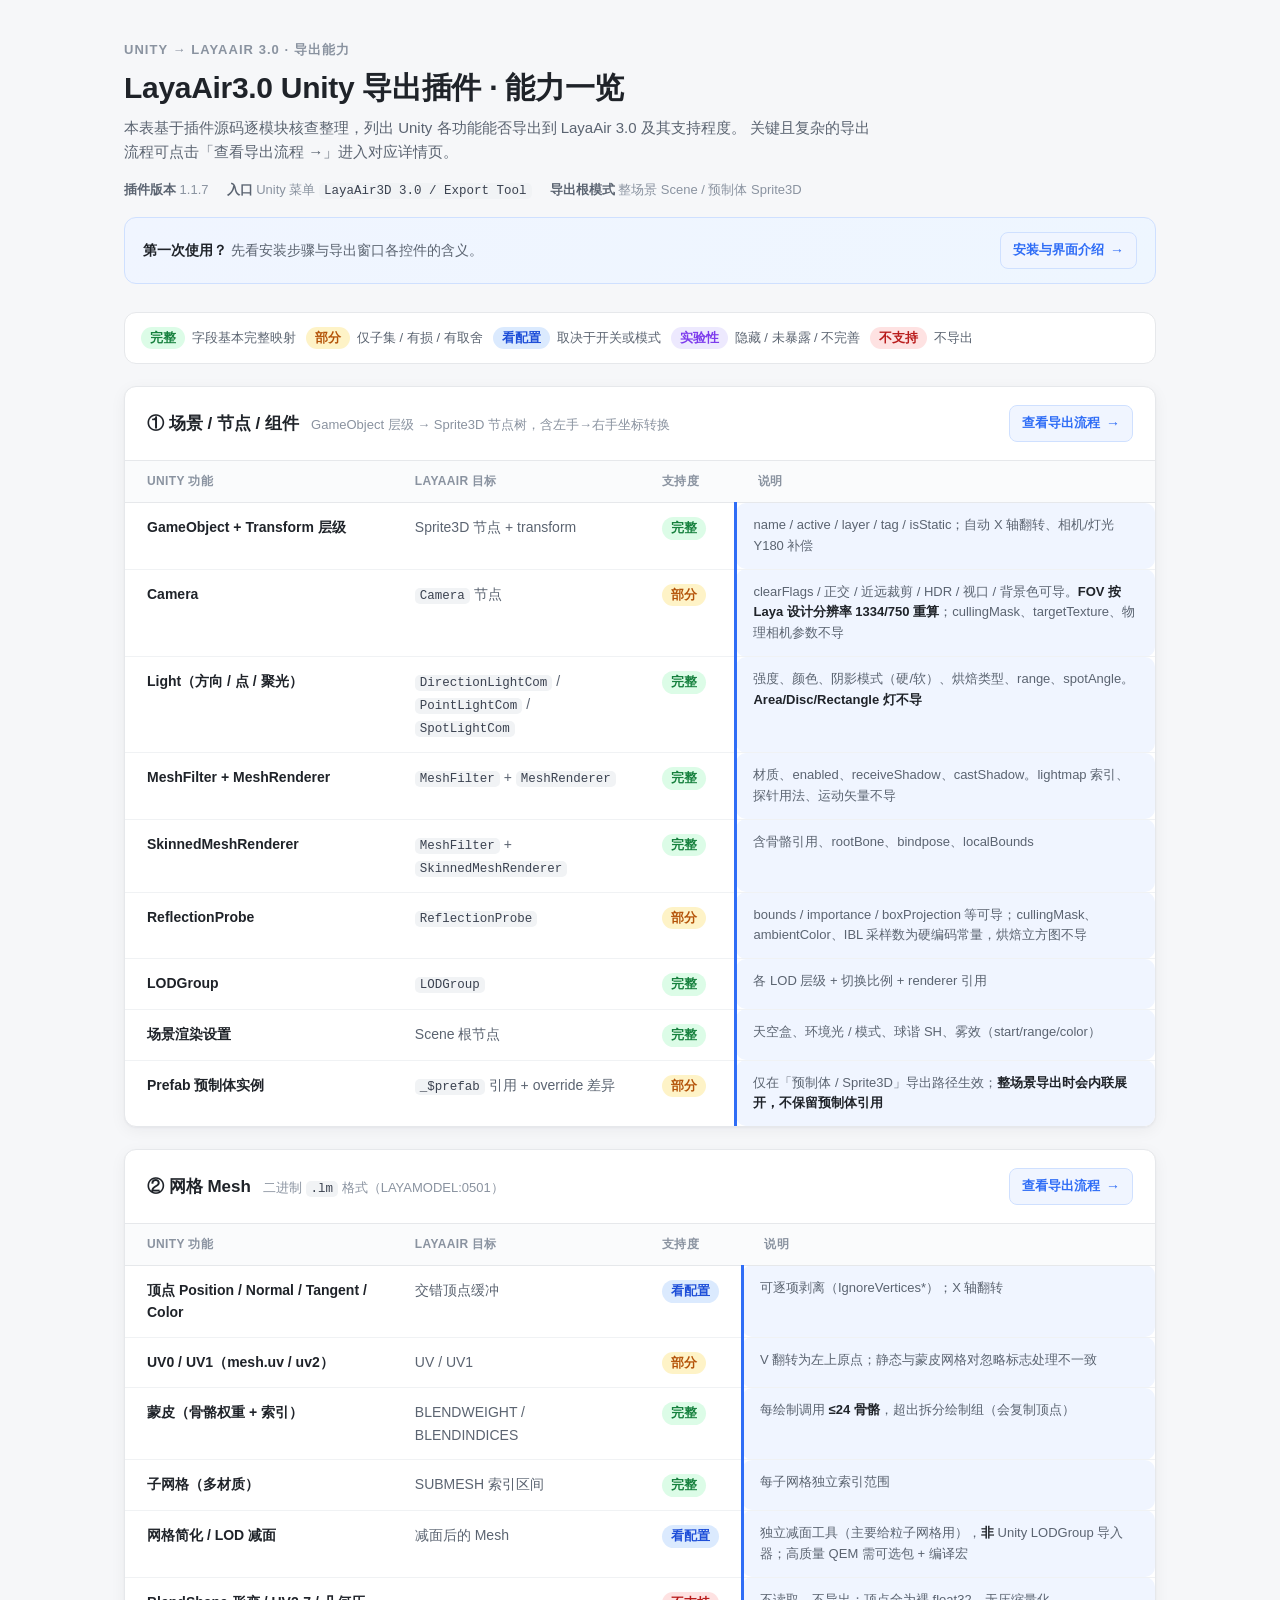
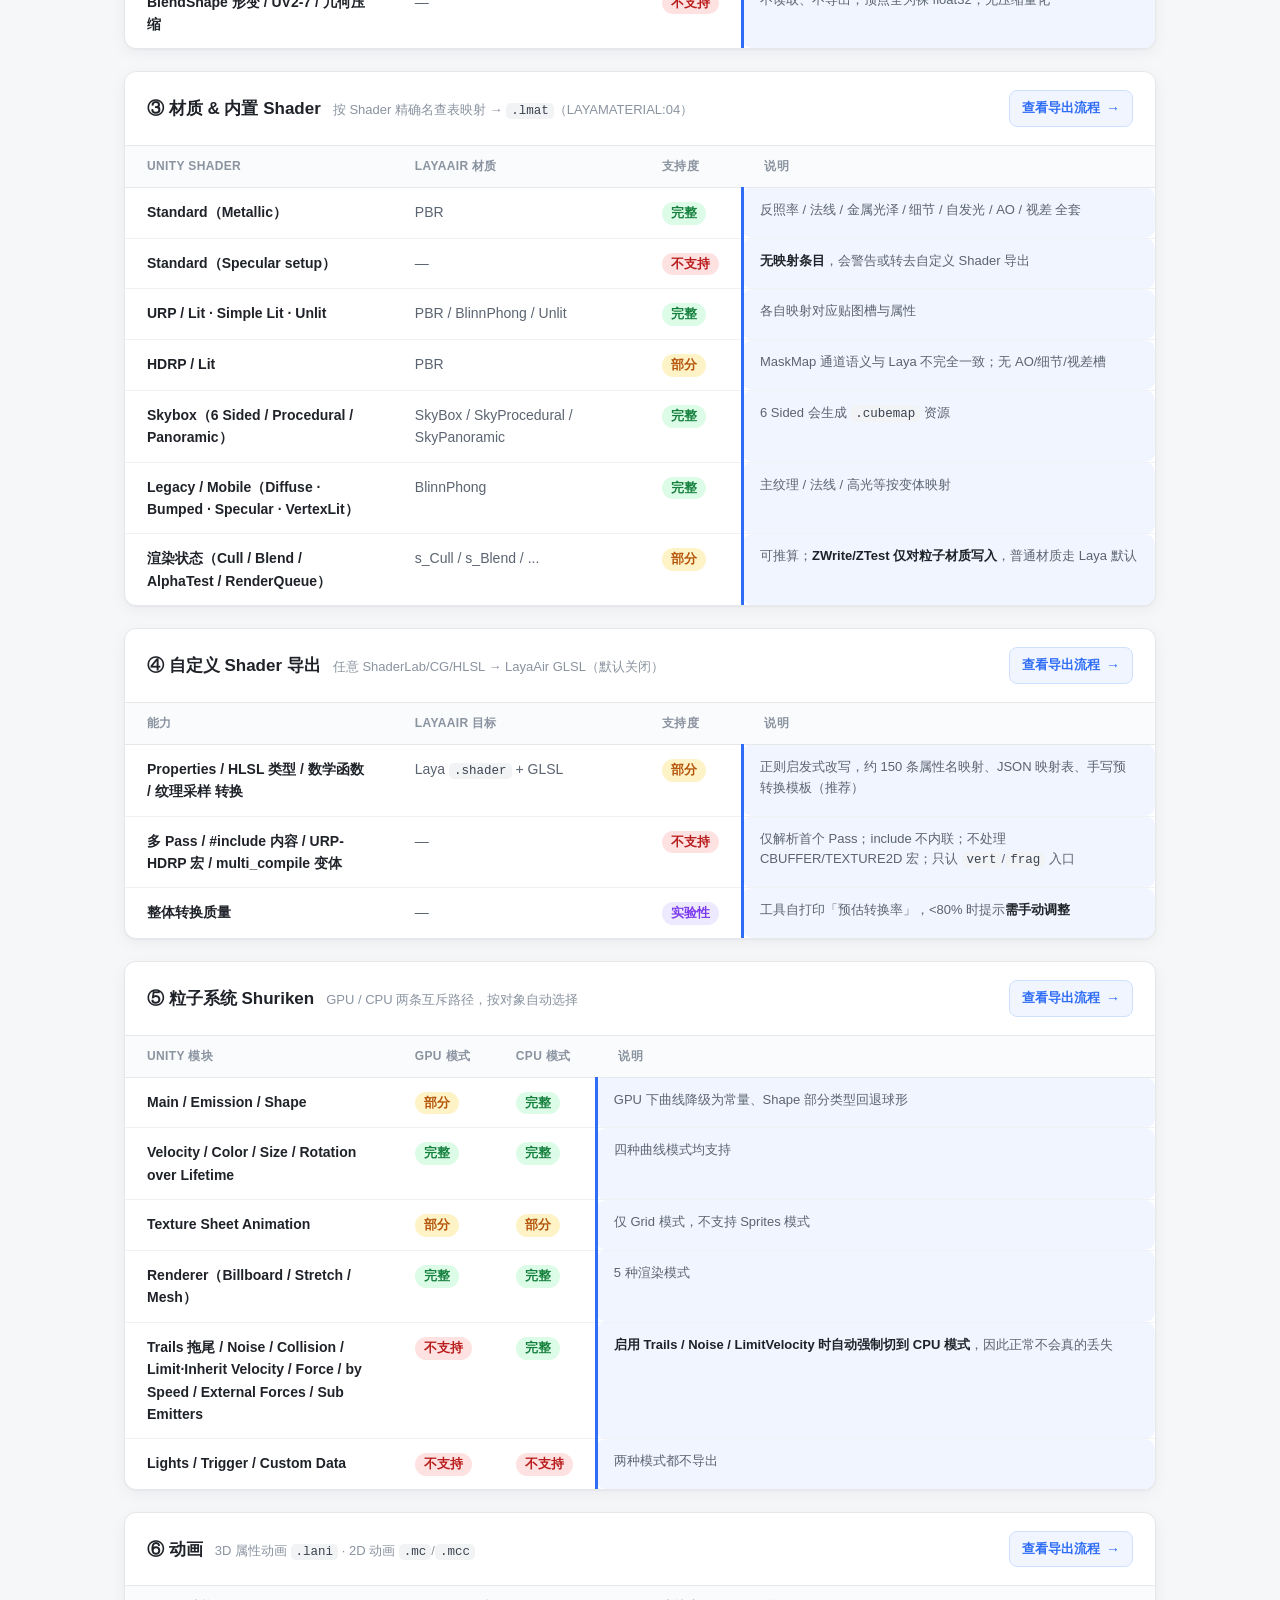
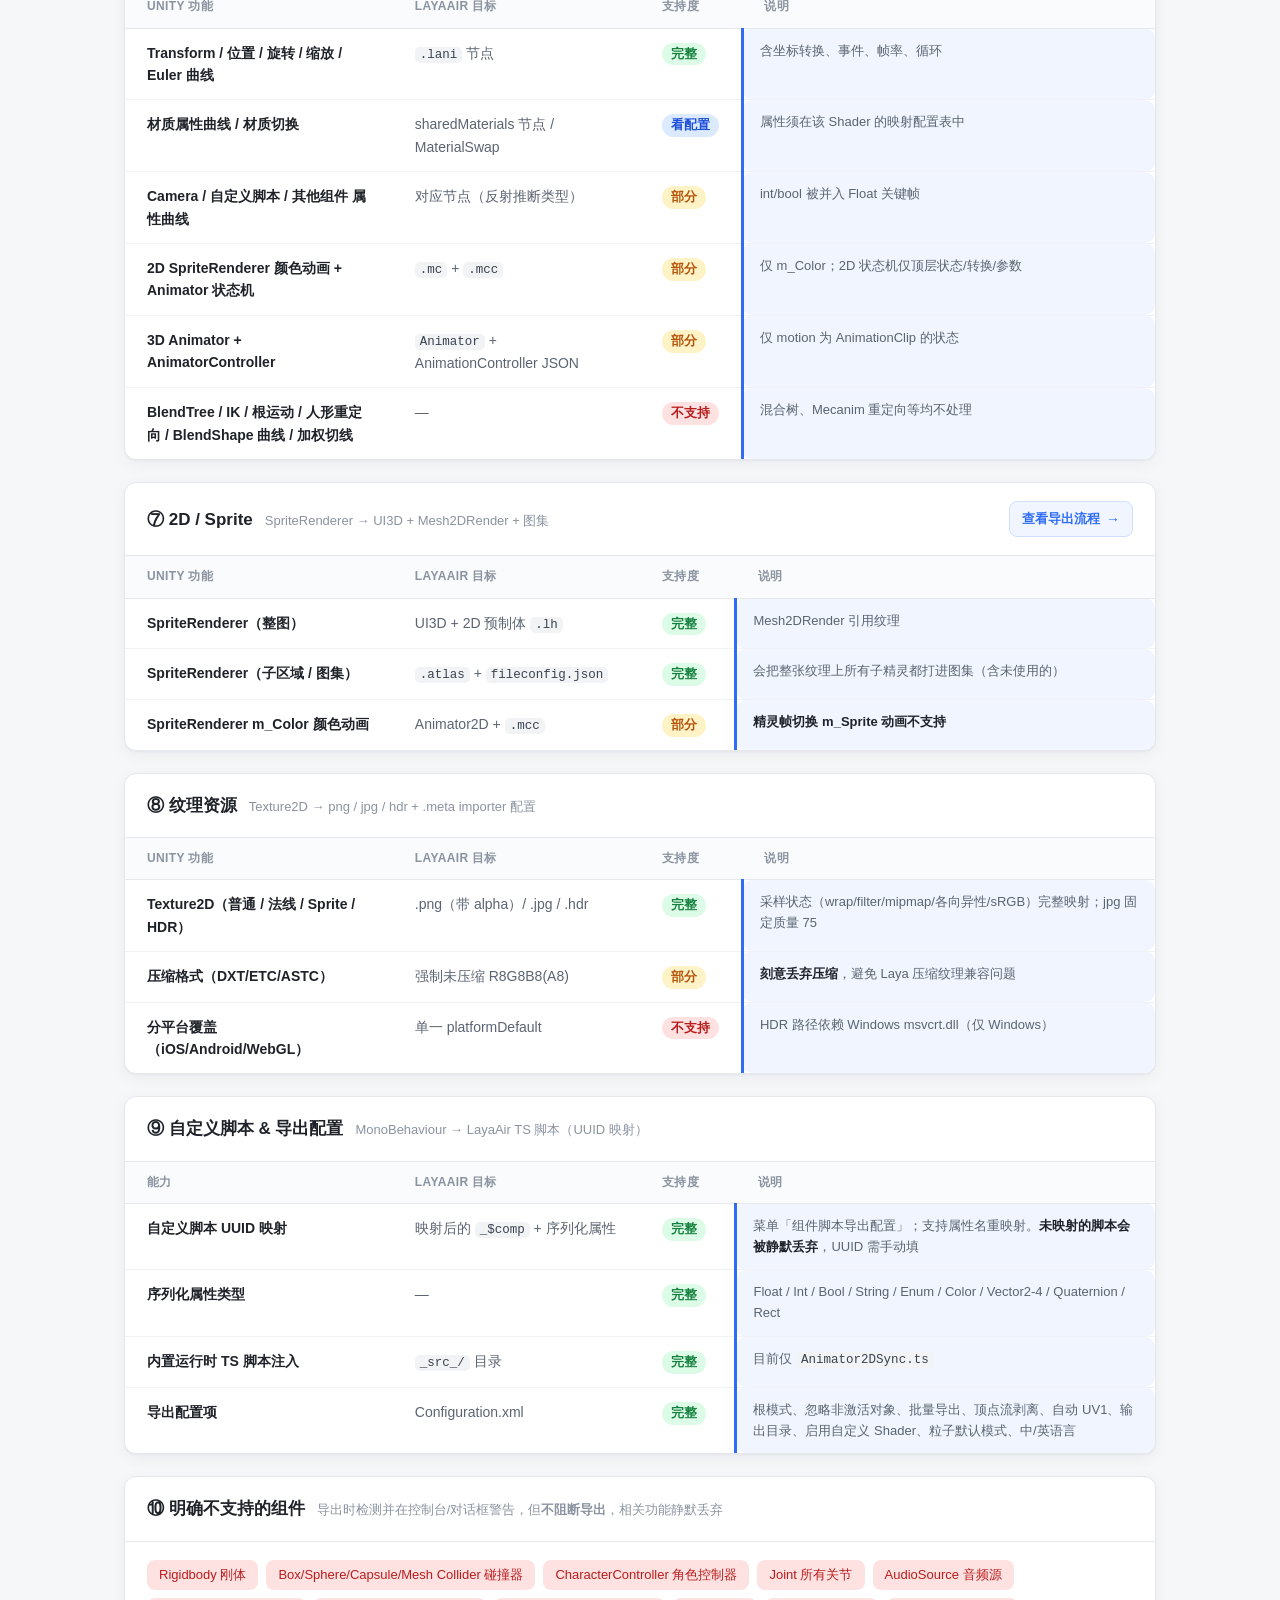
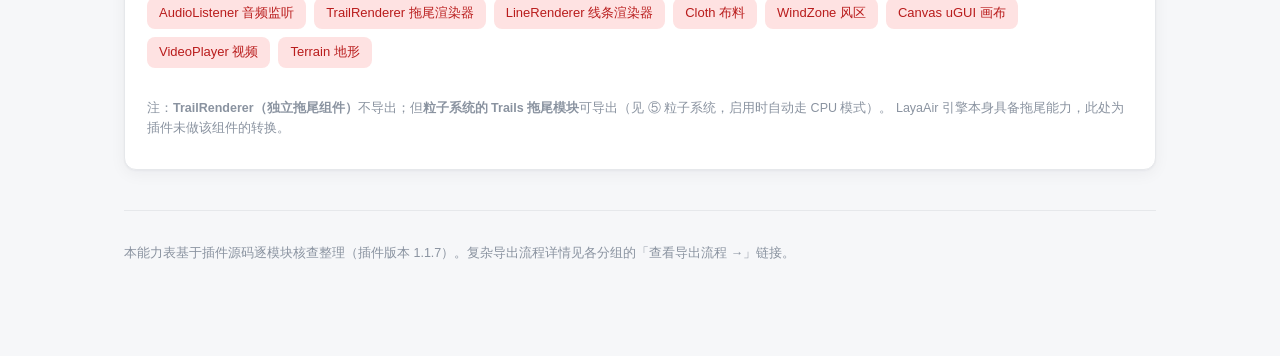
<file: docs/index.html>
<!DOCTYPE html>
<html lang="zh-CN">
<head>
<meta charset="UTF-8">
<meta name="viewport" content="width=device-width, initial-scale=1.0">
<title>LayaAir3.0 Unity 导出插件 · 能力一览</title>
<link rel="stylesheet" href="style.css">
</head>
<body>
<div class="wrap">

  <header class="page">
    <p class="eyebrow">Unity → LayaAir 3.0 · 导出能力</p>
    <h1>LayaAir3.0 Unity 导出插件 · 能力一览</h1>
    <p class="subtitle">
      本表基于插件源码逐模块核查整理，列出 Unity 各功能能否导出到 LayaAir 3.0 及其支持程度。
      关键且复杂的导出流程可点击「查看导出流程 →」进入对应详情页。
    </p>
    <div class="meta-row">
      <span><b>插件版本</b> 1.1.7</span>
      <span><b>入口</b> Unity 菜单 <code>LayaAir3D 3.0 / Export Tool</code></span>
      <span><b>导出根模式</b> 整场景 Scene / 预制体 Sprite3D</span>
    </div>
    <div class="quickstart">
      <span class="qs-text"><b>第一次使用？</b> 先看安装步骤与导出窗口各控件的含义。</span>
      <a class="flow-link" href="install.html">安装与界面介绍 <span class="arrow">→</span></a>
    </div>
  </header>

  <!-- 图例 -->
  <div class="legend">
    <span class="item"><span class="badge full">完整</span> 字段基本完整映射</span>
    <span class="item"><span class="badge part">部分</span> 仅子集 / 有损 / 有取舍</span>
    <span class="item"><span class="badge conf">看配置</span> 取决于开关或模式</span>
    <span class="item"><span class="badge exp">实验性</span> 隐藏 / 未暴露 / 不完善</span>
    <span class="item"><span class="badge no">不支持</span> 不导出</span>
  </div>

  <!-- 1. 场景 / 节点 / 组件 -->
  <section class="group">
    <div class="group-head">
      <div class="gh-left">
        <h2>① 场景 / 节点 / 组件</h2>
        <span class="gh-desc">GameObject 层级 → Sprite3D 节点树，含左手→右手坐标转换</span>
      </div>
      <a class="flow-link" href="flows/overview.html">查看导出流程 <span class="arrow">→</span></a>
    </div>
    <table>
      <thead><tr><th>Unity 功能</th><th>LayaAir 目标</th><th>支持度</th><th>说明</th></tr></thead>
      <tbody>
        <tr>
          <td class="feat">GameObject + Transform 层级</td>
          <td class="target">Sprite3D 节点 + transform</td>
          <td class="sup"><span class="badge full">完整</span></td>
          <td class="note">name / active / layer / tag / isStatic；自动 X 轴翻转、相机/灯光 Y180 补偿</td>
        </tr>
        <tr>
          <td class="feat">Camera</td>
          <td class="target"><code>Camera</code> 节点</td>
          <td class="sup"><span class="badge part">部分</span></td>
          <td class="note">clearFlags / 正交 / 近远裁剪 / HDR / 视口 / 背景色可导。<b>FOV 按 Laya 设计分辨率 1334/750 重算</b>；cullingMask、targetTexture、物理相机参数不导</td>
        </tr>
        <tr>
          <td class="feat">Light（方向 / 点 / 聚光）</td>
          <td class="target"><code>DirectionLightCom</code> / <code>PointLightCom</code> / <code>SpotLightCom</code></td>
          <td class="sup"><span class="badge full">完整</span></td>
          <td class="note">强度、颜色、阴影模式（硬/软）、烘焙类型、range、spotAngle。<b>Area/Disc/Rectangle 灯不导</b></td>
        </tr>
        <tr>
          <td class="feat">MeshFilter + MeshRenderer</td>
          <td class="target"><code>MeshFilter</code> + <code>MeshRenderer</code></td>
          <td class="sup"><span class="badge full">完整</span></td>
          <td class="note">材质、enabled、receiveShadow、castShadow。lightmap 索引、探针用法、运动矢量不导</td>
        </tr>
        <tr>
          <td class="feat">SkinnedMeshRenderer</td>
          <td class="target"><code>MeshFilter</code> + <code>SkinnedMeshRenderer</code></td>
          <td class="sup"><span class="badge full">完整</span></td>
          <td class="note">含骨骼引用、rootBone、bindpose、localBounds</td>
        </tr>
        <tr>
          <td class="feat">ReflectionProbe</td>
          <td class="target"><code>ReflectionProbe</code></td>
          <td class="sup"><span class="badge part">部分</span></td>
          <td class="note">bounds / importance / boxProjection 等可导；cullingMask、ambientColor、IBL 采样数为硬编码常量，烘焙立方图不导</td>
        </tr>
        <tr>
          <td class="feat">LODGroup</td>
          <td class="target"><code>LODGroup</code></td>
          <td class="sup"><span class="badge full">完整</span></td>
          <td class="note">各 LOD 层级 + 切换比例 + renderer 引用</td>
        </tr>
        <tr>
          <td class="feat">场景渲染设置</td>
          <td class="target">Scene 根节点</td>
          <td class="sup"><span class="badge full">完整</span></td>
          <td class="note">天空盒、环境光 / 模式、球谐 SH、雾效（start/range/color）</td>
        </tr>
        <tr>
          <td class="feat">Prefab 预制体实例</td>
          <td class="target"><code>_$prefab</code> 引用 + override 差异</td>
          <td class="sup"><span class="badge part">部分</span></td>
          <td class="note">仅在「预制体 / Sprite3D」导出路径生效；<b>整场景导出时会内联展开，不保留预制体引用</b></td>
        </tr>
      </tbody>
    </table>
  </section>

  <!-- 2. 网格 -->
  <section class="group">
    <div class="group-head">
      <div class="gh-left">
        <h2>② 网格 Mesh</h2>
        <span class="gh-desc">二进制 <code>.lm</code> 格式（LAYAMODEL:0501）</span>
      </div>
      <a class="flow-link" href="flows/mesh.html">查看导出流程 <span class="arrow">→</span></a>
    </div>
    <table>
      <thead><tr><th>Unity 功能</th><th>LayaAir 目标</th><th>支持度</th><th>说明</th></tr></thead>
      <tbody>
        <tr>
          <td class="feat">顶点 Position / Normal / Tangent / Color</td>
          <td class="target">交错顶点缓冲</td>
          <td class="sup"><span class="badge conf">看配置</span></td>
          <td class="note">可逐项剥离（IgnoreVertices*）；X 轴翻转</td>
        </tr>
        <tr>
          <td class="feat">UV0 / UV1（mesh.uv / uv2）</td>
          <td class="target">UV / UV1</td>
          <td class="sup"><span class="badge part">部分</span></td>
          <td class="note">V 翻转为左上原点；静态与蒙皮网格对忽略标志处理不一致</td>
        </tr>
        <tr>
          <td class="feat">蒙皮（骨骼权重 + 索引）</td>
          <td class="target">BLENDWEIGHT / BLENDINDICES</td>
          <td class="sup"><span class="badge full">完整</span></td>
          <td class="note">每绘制调用 <b>≤24 骨骼</b>，超出拆分绘制组（会复制顶点）</td>
        </tr>
        <tr>
          <td class="feat">子网格（多材质）</td>
          <td class="target">SUBMESH 索引区间</td>
          <td class="sup"><span class="badge full">完整</span></td>
          <td class="note">每子网格独立索引范围</td>
        </tr>
        <tr>
          <td class="feat">网格简化 / LOD 减面</td>
          <td class="target">减面后的 Mesh</td>
          <td class="sup"><span class="badge conf">看配置</span></td>
          <td class="note">独立减面工具（主要给粒子网格用），<b>非</b> Unity LODGroup 导入器；高质量 QEM 需可选包 + 编译宏</td>
        </tr>
        <tr>
          <td class="feat">BlendShape 形变 / UV2-7 / 几何压缩</td>
          <td class="target">—</td>
          <td class="sup"><span class="badge no">不支持</span></td>
          <td class="note">不读取、不导出；顶点全为裸 float32，无压缩量化</td>
        </tr>
      </tbody>
    </table>
  </section>

  <!-- 3. 材质 & 内置 Shader -->
  <section class="group">
    <div class="group-head">
      <div class="gh-left">
        <h2>③ 材质 &amp; 内置 Shader</h2>
        <span class="gh-desc">按 Shader 精确名查表映射 → <code>.lmat</code>（LAYAMATERIAL:04）</span>
      </div>
      <a class="flow-link" href="flows/material-shader.html">查看导出流程 <span class="arrow">→</span></a>
    </div>
    <table>
      <thead><tr><th>Unity Shader</th><th>LayaAir 材质</th><th>支持度</th><th>说明</th></tr></thead>
      <tbody>
        <tr>
          <td class="feat">Standard（Metallic）</td>
          <td class="target">PBR</td>
          <td class="sup"><span class="badge full">完整</span></td>
          <td class="note">反照率 / 法线 / 金属光泽 / 细节 / 自发光 / AO / 视差 全套</td>
        </tr>
        <tr>
          <td class="feat">Standard（Specular setup）</td>
          <td class="target">—</td>
          <td class="sup"><span class="badge no">不支持</span></td>
          <td class="note"><b>无映射条目</b>，会警告或转去自定义 Shader 导出</td>
        </tr>
        <tr>
          <td class="feat">URP / Lit · Simple Lit · Unlit</td>
          <td class="target">PBR / BlinnPhong / Unlit</td>
          <td class="sup"><span class="badge full">完整</span></td>
          <td class="note">各自映射对应贴图槽与属性</td>
        </tr>
        <tr>
          <td class="feat">HDRP / Lit</td>
          <td class="target">PBR</td>
          <td class="sup"><span class="badge part">部分</span></td>
          <td class="note">MaskMap 通道语义与 Laya 不完全一致；无 AO/细节/视差槽</td>
        </tr>
        <tr>
          <td class="feat">Skybox（6 Sided / Procedural / Panoramic）</td>
          <td class="target">SkyBox / SkyProcedural / SkyPanoramic</td>
          <td class="sup"><span class="badge full">完整</span></td>
          <td class="note">6 Sided 会生成 <code>.cubemap</code> 资源</td>
        </tr>
        <tr>
          <td class="feat">Legacy / Mobile（Diffuse · Bumped · Specular · VertexLit）</td>
          <td class="target">BlinnPhong</td>
          <td class="sup"><span class="badge full">完整</span></td>
          <td class="note">主纹理 / 法线 / 高光等按变体映射</td>
        </tr>
        <tr>
          <td class="feat">渲染状态（Cull / Blend / AlphaTest / RenderQueue）</td>
          <td class="target">s_Cull / s_Blend / ...</td>
          <td class="sup"><span class="badge part">部分</span></td>
          <td class="note">可推算；<b>ZWrite/ZTest 仅对粒子材质写入</b>，普通材质走 Laya 默认</td>
        </tr>
      </tbody>
    </table>
  </section>

  <!-- 4. 自定义 Shader -->
  <section class="group">
    <div class="group-head">
      <div class="gh-left">
        <h2>④ 自定义 Shader 导出</h2>
        <span class="gh-desc">任意 ShaderLab/CG/HLSL → LayaAir GLSL（默认关闭）</span>
      </div>
      <a class="flow-link" href="flows/custom-shader.html">查看导出流程 <span class="arrow">→</span></a>
    </div>
    <table>
      <thead><tr><th>能力</th><th>LayaAir 目标</th><th>支持度</th><th>说明</th></tr></thead>
      <tbody>
        <tr>
          <td class="feat">Properties / HLSL 类型 / 数学函数 / 纹理采样 转换</td>
          <td class="target">Laya <code>.shader</code> + GLSL</td>
          <td class="sup"><span class="badge part">部分</span></td>
          <td class="note">正则启发式改写，约 150 条属性名映射、JSON 映射表、手写预转换模板（推荐）</td>
        </tr>
        <tr>
          <td class="feat">多 Pass / #include 内容 / URP-HDRP 宏 / multi_compile 变体</td>
          <td class="target">—</td>
          <td class="sup"><span class="badge no">不支持</span></td>
          <td class="note">仅解析首个 Pass；include 不内联；不处理 CBUFFER/TEXTURE2D 宏；只认 <code>vert</code>/<code>frag</code> 入口</td>
        </tr>
        <tr>
          <td class="feat">整体转换质量</td>
          <td class="target">—</td>
          <td class="sup"><span class="badge exp">实验性</span></td>
          <td class="note">工具自打印「预估转换率」，&lt;80% 时提示<b>需手动调整</b></td>
        </tr>
      </tbody>
    </table>
  </section>

  <!-- 5. 粒子系统 -->
  <section class="group">
    <div class="group-head">
      <div class="gh-left">
        <h2>⑤ 粒子系统 Shuriken</h2>
        <span class="gh-desc">GPU / CPU 两条互斥路径，按对象自动选择</span>
      </div>
      <a class="flow-link" href="flows/particle.html">查看导出流程 <span class="arrow">→</span></a>
    </div>
    <table>
      <thead><tr><th>Unity 模块</th><th>GPU 模式</th><th>CPU 模式</th><th>说明</th></tr></thead>
      <tbody>
        <tr>
          <td class="feat">Main / Emission / Shape</td>
          <td class="sup"><span class="badge part">部分</span></td>
          <td class="sup"><span class="badge full">完整</span></td>
          <td class="note">GPU 下曲线降级为常量、Shape 部分类型回退球形</td>
        </tr>
        <tr>
          <td class="feat">Velocity / Color / Size / Rotation over Lifetime</td>
          <td class="sup"><span class="badge full">完整</span></td>
          <td class="sup"><span class="badge full">完整</span></td>
          <td class="note">四种曲线模式均支持</td>
        </tr>
        <tr>
          <td class="feat">Texture Sheet Animation</td>
          <td class="sup"><span class="badge part">部分</span></td>
          <td class="sup"><span class="badge part">部分</span></td>
          <td class="note">仅 Grid 模式，不支持 Sprites 模式</td>
        </tr>
        <tr>
          <td class="feat">Renderer（Billboard / Stretch / Mesh）</td>
          <td class="sup"><span class="badge full">完整</span></td>
          <td class="sup"><span class="badge full">完整</span></td>
          <td class="note">5 种渲染模式</td>
        </tr>
        <tr>
          <td class="feat">Trails 拖尾 / Noise / Collision / Limit·Inherit Velocity / Force / by Speed / External Forces / Sub Emitters</td>
          <td class="sup"><span class="badge no">不支持</span></td>
          <td class="sup"><span class="badge full">完整</span></td>
          <td class="note"><b>启用 Trails / Noise / LimitVelocity 时自动强制切到 CPU 模式</b>，因此正常不会真的丢失</td>
        </tr>
        <tr>
          <td class="feat">Lights / Trigger / Custom Data</td>
          <td class="sup"><span class="badge no">不支持</span></td>
          <td class="sup"><span class="badge no">不支持</span></td>
          <td class="note">两种模式都不导出</td>
        </tr>
      </tbody>
    </table>
  </section>

  <!-- 6. 动画 -->
  <section class="group">
    <div class="group-head">
      <div class="gh-left">
        <h2>⑥ 动画</h2>
        <span class="gh-desc">3D 属性动画 <code>.lani</code> · 2D 动画 <code>.mc</code>/<code>.mcc</code></span>
      </div>
      <a class="flow-link" href="flows/animation.html">查看导出流程 <span class="arrow">→</span></a>
    </div>
    <table>
      <thead><tr><th>Unity 功能</th><th>LayaAir 目标</th><th>支持度</th><th>说明</th></tr></thead>
      <tbody>
        <tr>
          <td class="feat">Transform / 位置 / 旋转 / 缩放 / Euler 曲线</td>
          <td class="target"><code>.lani</code> 节点</td>
          <td class="sup"><span class="badge full">完整</span></td>
          <td class="note">含坐标转换、事件、帧率、循环</td>
        </tr>
        <tr>
          <td class="feat">材质属性曲线 / 材质切换</td>
          <td class="target">sharedMaterials 节点 / MaterialSwap</td>
          <td class="sup"><span class="badge conf">看配置</span></td>
          <td class="note">属性须在该 Shader 的映射配置表中</td>
        </tr>
        <tr>
          <td class="feat">Camera / 自定义脚本 / 其他组件 属性曲线</td>
          <td class="target">对应节点（反射推断类型）</td>
          <td class="sup"><span class="badge part">部分</span></td>
          <td class="note">int/bool 被并入 Float 关键帧</td>
        </tr>
        <tr>
          <td class="feat">2D SpriteRenderer 颜色动画 + Animator 状态机</td>
          <td class="target"><code>.mc</code> + <code>.mcc</code></td>
          <td class="sup"><span class="badge part">部分</span></td>
          <td class="note">仅 m_Color；2D 状态机仅顶层状态/转换/参数</td>
        </tr>
        <tr>
          <td class="feat">3D Animator + AnimatorController</td>
          <td class="target"><code>Animator</code> + AnimationController JSON</td>
          <td class="sup"><span class="badge part">部分</span></td>
          <td class="note">仅 motion 为 AnimationClip 的状态</td>
        </tr>
        <tr>
          <td class="feat">BlendTree / IK / 根运动 / 人形重定向 / BlendShape 曲线 / 加权切线</td>
          <td class="target">—</td>
          <td class="sup"><span class="badge no">不支持</span></td>
          <td class="note">混合树、Mecanim 重定向等均不处理</td>
        </tr>
      </tbody>
    </table>
  </section>

  <!-- 7. 2D / Sprite -->
  <section class="group">
    <div class="group-head">
      <div class="gh-left">
        <h2>⑦ 2D / Sprite</h2>
        <span class="gh-desc">SpriteRenderer → UI3D + Mesh2DRender + 图集</span>
      </div>
      <a class="flow-link" href="flows/sprite-2d.html">查看导出流程 <span class="arrow">→</span></a>
    </div>
    <table>
      <thead><tr><th>Unity 功能</th><th>LayaAir 目标</th><th>支持度</th><th>说明</th></tr></thead>
      <tbody>
        <tr>
          <td class="feat">SpriteRenderer（整图）</td>
          <td class="target">UI3D + 2D 预制体 <code>.lh</code></td>
          <td class="sup"><span class="badge full">完整</span></td>
          <td class="note">Mesh2DRender 引用纹理</td>
        </tr>
        <tr>
          <td class="feat">SpriteRenderer（子区域 / 图集）</td>
          <td class="target"><code>.atlas</code> + <code>fileconfig.json</code></td>
          <td class="sup"><span class="badge full">完整</span></td>
          <td class="note">会把整张纹理上所有子精灵都打进图集（含未使用的）</td>
        </tr>
        <tr>
          <td class="feat">SpriteRenderer m_Color 颜色动画</td>
          <td class="target">Animator2D + <code>.mcc</code></td>
          <td class="sup"><span class="badge part">部分</span></td>
          <td class="note"><b>精灵帧切换 m_Sprite 动画不支持</b></td>
        </tr>
      </tbody>
    </table>
  </section>

  <!-- 8. 纹理 -->
  <section class="group">
    <div class="group-head">
      <div class="gh-left">
        <h2>⑧ 纹理资源</h2>
        <span class="gh-desc">Texture2D → png / jpg / hdr + .meta importer 配置</span>
      </div>
    </div>
    <table>
      <thead><tr><th>Unity 功能</th><th>LayaAir 目标</th><th>支持度</th><th>说明</th></tr></thead>
      <tbody>
        <tr>
          <td class="feat">Texture2D（普通 / 法线 / Sprite / HDR）</td>
          <td class="target">.png（带 alpha）/ .jpg / .hdr</td>
          <td class="sup"><span class="badge full">完整</span></td>
          <td class="note">采样状态（wrap/filter/mipmap/各向异性/sRGB）完整映射；jpg 固定质量 75</td>
        </tr>
        <tr>
          <td class="feat">压缩格式（DXT/ETC/ASTC）</td>
          <td class="target">强制未压缩 R8G8B8(A8)</td>
          <td class="sup"><span class="badge part">部分</span></td>
          <td class="note"><b>刻意丢弃压缩</b>，避免 Laya 压缩纹理兼容问题</td>
        </tr>
        <tr>
          <td class="feat">分平台覆盖（iOS/Android/WebGL）</td>
          <td class="target">单一 platformDefault</td>
          <td class="sup"><span class="badge no">不支持</span></td>
          <td class="note">HDR 路径依赖 Windows msvcrt.dll（仅 Windows）</td>
        </tr>
      </tbody>
    </table>
  </section>

  <!-- 9. 脚本 & 配置 -->
  <section class="group">
    <div class="group-head">
      <div class="gh-left">
        <h2>⑨ 自定义脚本 &amp; 导出配置</h2>
        <span class="gh-desc">MonoBehaviour → LayaAir TS 脚本（UUID 映射）</span>
      </div>
    </div>
    <table>
      <thead><tr><th>能力</th><th>LayaAir 目标</th><th>支持度</th><th>说明</th></tr></thead>
      <tbody>
        <tr>
          <td class="feat">自定义脚本 UUID 映射</td>
          <td class="target">映射后的 <code>_$comp</code> + 序列化属性</td>
          <td class="sup"><span class="badge full">完整</span></td>
          <td class="note">菜单「组件脚本导出配置」；支持属性名重映射。<b>未映射的脚本会被静默丢弃</b>，UUID 需手动填</td>
        </tr>
        <tr>
          <td class="feat">序列化属性类型</td>
          <td class="target">—</td>
          <td class="sup"><span class="badge full">完整</span></td>
          <td class="note">Float / Int / Bool / String / Enum / Color / Vector2-4 / Quaternion / Rect</td>
        </tr>
        <tr>
          <td class="feat">内置运行时 TS 脚本注入</td>
          <td class="target"><code>_src_/</code> 目录</td>
          <td class="sup"><span class="badge full">完整</span></td>
          <td class="note">目前仅 <code>Animator2DSync.ts</code></td>
        </tr>
        <tr>
          <td class="feat">导出配置项</td>
          <td class="target">Configuration.xml</td>
          <td class="sup"><span class="badge full">完整</span></td>
          <td class="note">根模式、忽略非激活对象、批量导出、顶点流剥离、自动 UV1、输出目录、启用自定义 Shader、粒子默认模式、中/英语言</td>
        </tr>
      </tbody>
    </table>
  </section>

  <!-- 10. 明确不支持 -->
  <section class="group">
    <div class="group-head">
      <div class="gh-left">
        <h2>⑩ 明确不支持的组件</h2>
        <span class="gh-desc">导出时检测并在控制台/对话框警告，但<b>不阻断导出</b>，相关功能静默丢弃</span>
      </div>
    </div>
    <div class="chips">
      <span class="chip">Rigidbody 刚体</span>
      <span class="chip">Box/Sphere/Capsule/Mesh Collider 碰撞器</span>
      <span class="chip">CharacterController 角色控制器</span>
      <span class="chip">Joint 所有关节</span>
      <span class="chip">AudioSource 音频源</span>
      <span class="chip">AudioListener 音频监听</span>
      <span class="chip">TrailRenderer 拖尾渲染器</span>
      <span class="chip">LineRenderer 线条渲染器</span>
      <span class="chip">Cloth 布料</span>
      <span class="chip">WindZone 风区</span>
      <span class="chip">Canvas uGUI 画布</span>
      <span class="chip">VideoPlayer 视频</span>
      <span class="chip">Terrain 地形</span>
    </div>
    <p class="chips-note">
      注：<b>TrailRenderer（独立拖尾组件）</b>不导出；但<b>粒子系统的 Trails 拖尾模块</b>可导出（见 ⑤ 粒子系统，启用时自动走 CPU 模式）。
      LayaAir 引擎本身具备拖尾能力，此处为插件未做该组件的转换。
    </p>
  </section>

  <footer class="page">
    <p>本能力表基于插件源码逐模块核查整理（插件版本 1.1.7）。复杂导出流程详情见各分组的「查看导出流程 →」链接。</p>
  </footer>

</div>
</body>
</html>
</file>
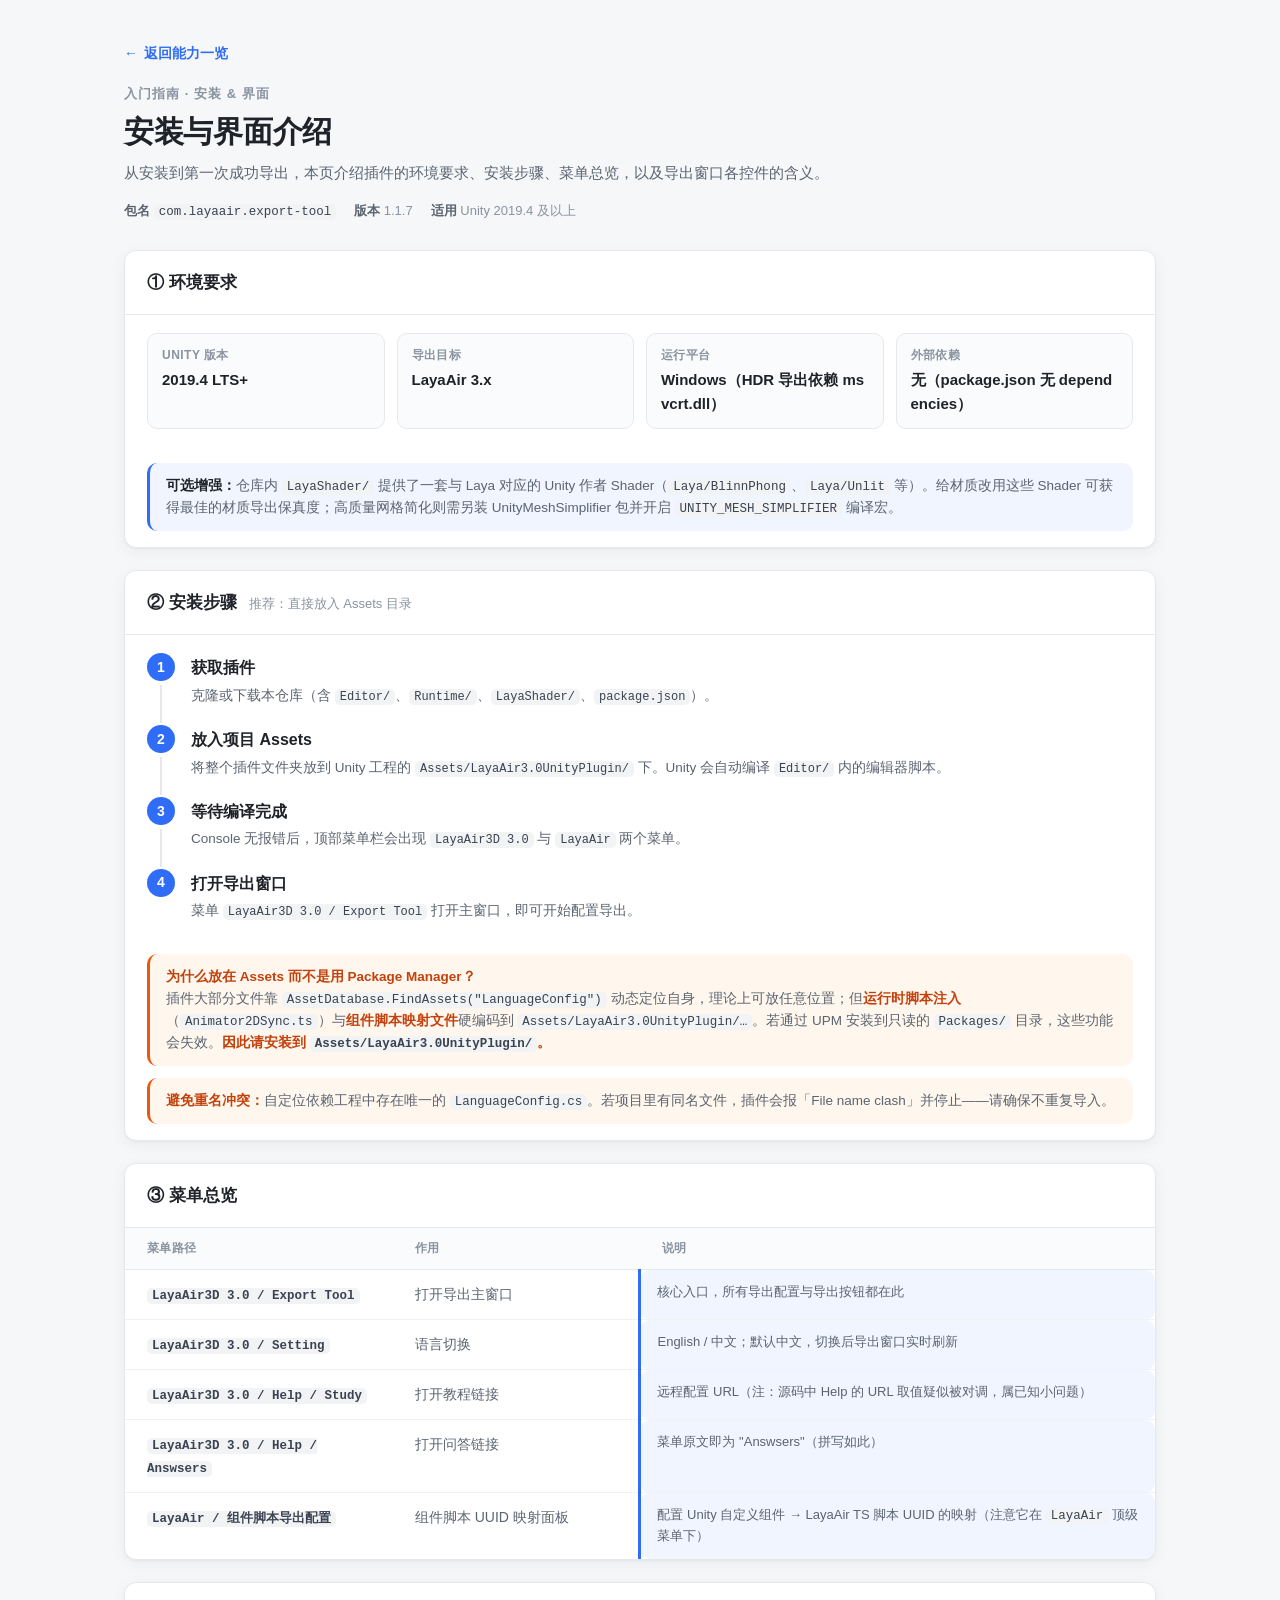
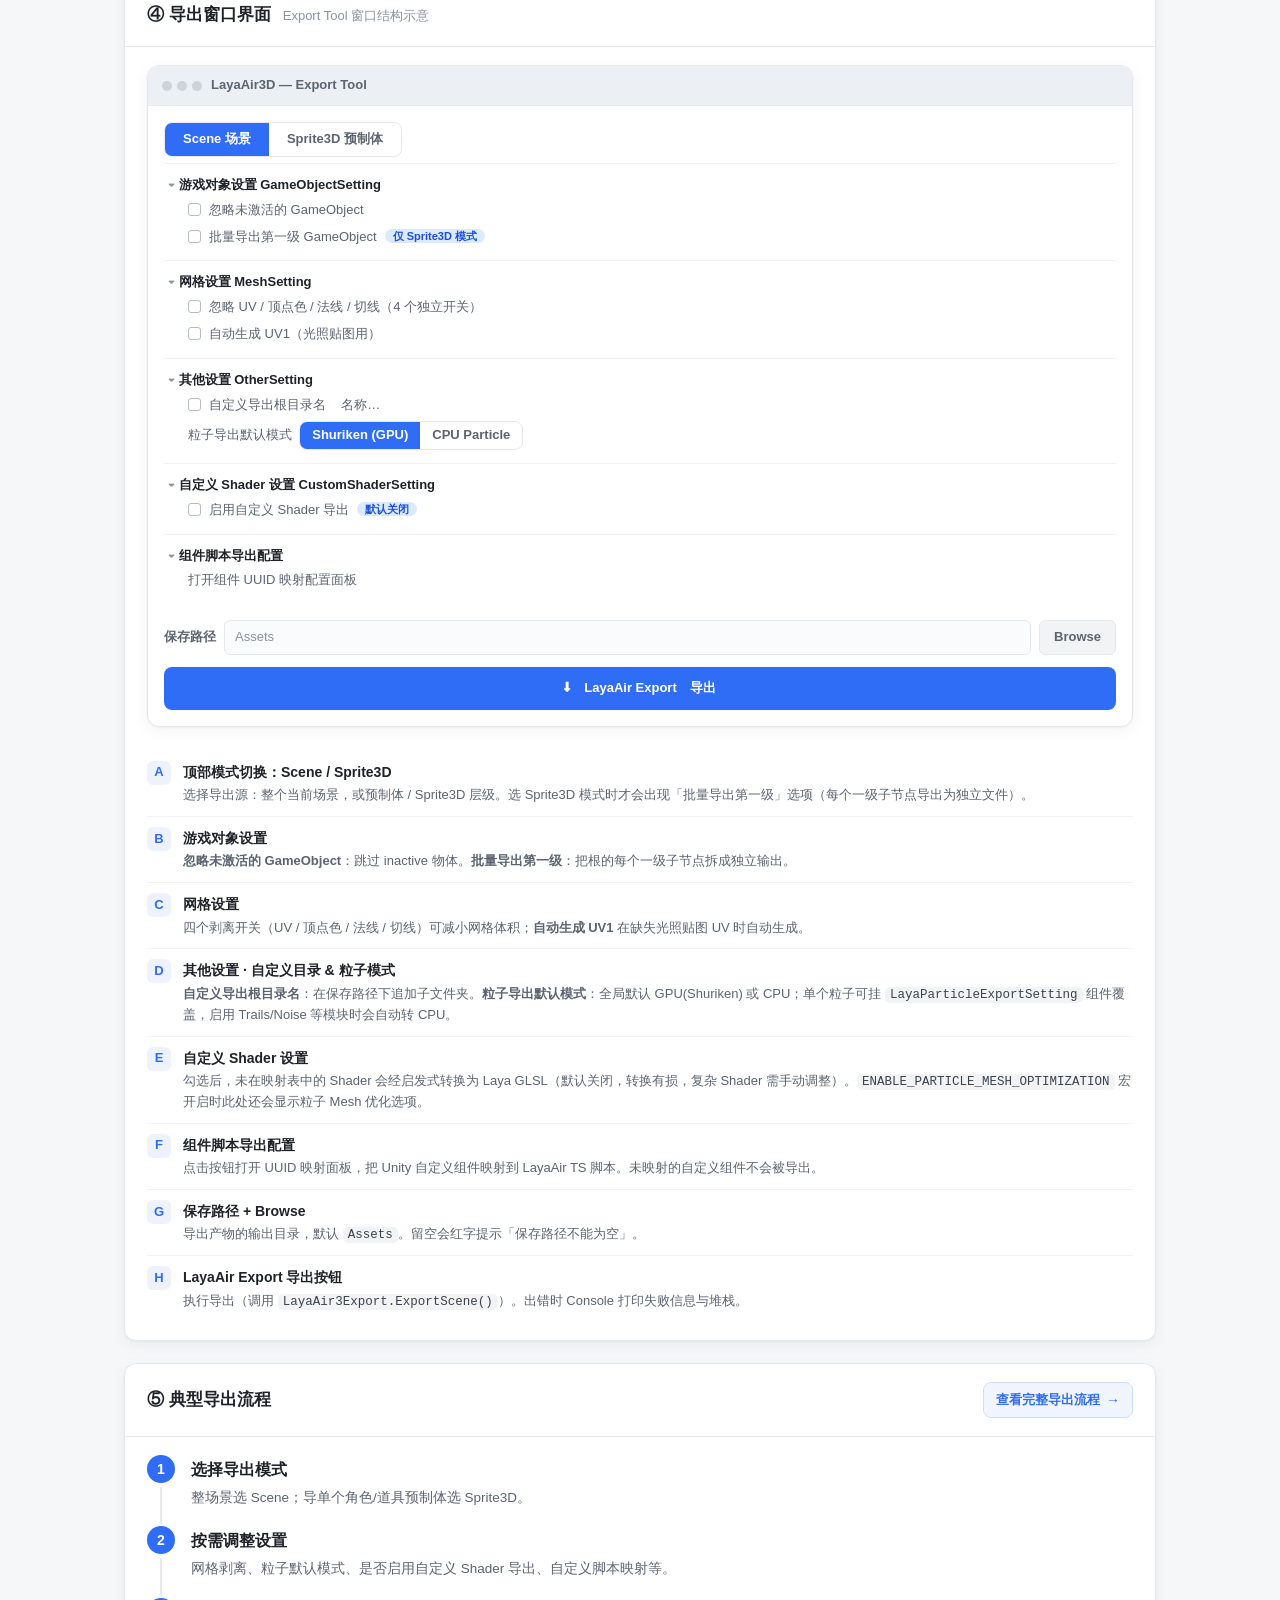
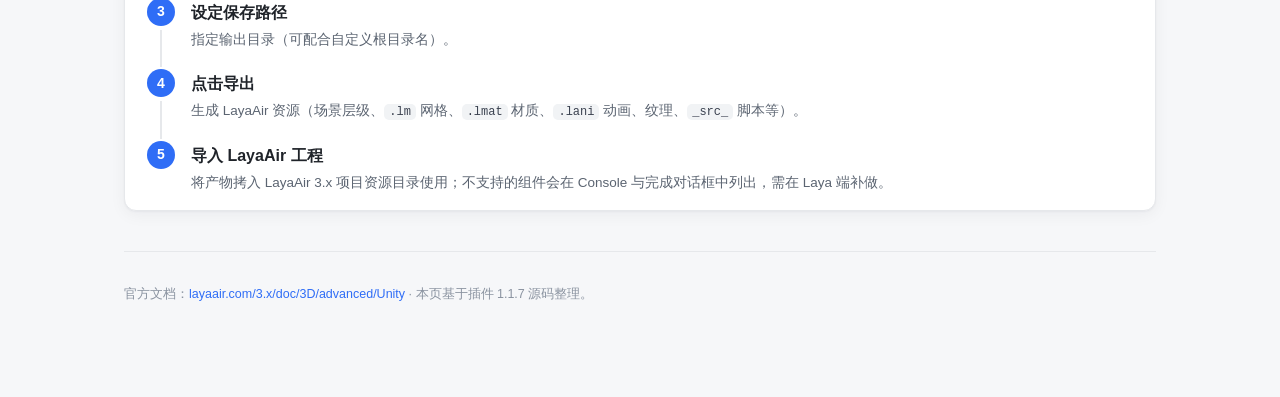
<file: docs/install.html>
<!DOCTYPE html>
<html lang="zh-CN">
<head>
<meta charset="UTF-8">
<meta name="viewport" content="width=device-width, initial-scale=1.0">
<title>安装与界面介绍 · LayaAir3.0 Unity 导出插件</title>
<link rel="stylesheet" href="style.css">
</head>
<body>
<div class="wrap">

  <a class="back-link" href="index.html"><span>←</span> 返回能力一览</a>

  <header class="page">
    <p class="eyebrow">入门指南 · 安装 &amp; 界面</p>
    <h1>安装与界面介绍</h1>
    <p class="subtitle">
      从安装到第一次成功导出，本页介绍插件的环境要求、安装步骤、菜单总览，以及导出窗口各控件的含义。
    </p>
    <div class="meta-row">
      <span><b>包名</b> <code>com.layaair.export-tool</code></span>
      <span><b>版本</b> 1.1.7</span>
      <span><b>适用</b> Unity 2019.4 及以上</span>
    </div>
  </header>

  <!-- 环境要求 -->
  <section class="group">
    <div class="group-head">
      <div class="gh-left"><h2>① 环境要求</h2></div>
    </div>
    <div class="req-grid">
      <div class="req"><div class="k">Unity 版本</div><div class="v">2019.4 LTS+</div></div>
      <div class="req"><div class="k">导出目标</div><div class="v">LayaAir 3.x</div></div>
      <div class="req"><div class="k">运行平台</div><div class="v">Windows（HDR 导出依赖 msvcrt.dll）</div></div>
      <div class="req"><div class="k">外部依赖</div><div class="v">无（package.json 无 dependencies）</div></div>
    </div>
    <div class="note">
      <b>可选增强：</b>仓库内 <code>LayaShader/</code> 提供了一套与 Laya 对应的 Unity 作者 Shader（<code>Laya/BlinnPhong</code>、<code>Laya/Unlit</code> 等）。给材质改用这些 Shader 可获得最佳的材质导出保真度；高质量网格简化则需另装 UnityMeshSimplifier 包并开启 <code>UNITY_MESH_SIMPLIFIER</code> 编译宏。
    </div>
  </section>

  <!-- 安装步骤 -->
  <section class="group">
    <div class="group-head">
      <div class="gh-left"><h2>② 安装步骤</h2><span class="gh-desc">推荐：直接放入 Assets 目录</span></div>
    </div>
    <ol class="steps">
      <li>
        <div class="st-title">获取插件</div>
        <div class="st-body">克隆或下载本仓库（含 <code>Editor/</code>、<code>Runtime/</code>、<code>LayaShader/</code>、<code>package.json</code>）。</div>
      </li>
      <li>
        <div class="st-title">放入项目 Assets</div>
        <div class="st-body">将整个插件文件夹放到 Unity 工程的 <code>Assets/LayaAir3.0UnityPlugin/</code> 下。Unity 会自动编译 <code>Editor/</code> 内的编辑器脚本。</div>
      </li>
      <li>
        <div class="st-title">等待编译完成</div>
        <div class="st-body">Console 无报错后，顶部菜单栏会出现 <code>LayaAir3D 3.0</code> 与 <code>LayaAir</code> 两个菜单。</div>
      </li>
      <li>
        <div class="st-title">打开导出窗口</div>
        <div class="st-body">菜单 <code>LayaAir3D 3.0 / Export Tool</code> 打开主窗口，即可开始配置导出。</div>
      </li>
    </ol>
    <div class="note warn">
      <b>为什么放在 Assets 而不是用 Package Manager？</b><br>
      插件大部分文件靠 <code>AssetDatabase.FindAssets("LanguageConfig")</code> 动态定位自身，理论上可放任意位置；但<b>运行时脚本注入</b>（<code>Animator2DSync.ts</code>）与<b>组件脚本映射文件</b>硬编码到 <code>Assets/LayaAir3.0UnityPlugin/…</code>。若通过 UPM 安装到只读的 <code>Packages/</code> 目录，这些功能会失效。<b>因此请安装到 <code>Assets/LayaAir3.0UnityPlugin/</code>。</b>
    </div>
    <div class="note warn">
      <b>避免重名冲突：</b>自定位依赖工程中存在唯一的 <code>LanguageConfig.cs</code>。若项目里有同名文件，插件会报「File name clash」并停止——请确保不重复导入。
    </div>
  </section>

  <!-- 菜单总览 -->
  <section class="group">
    <div class="group-head">
      <div class="gh-left"><h2>③ 菜单总览</h2></div>
    </div>
    <table>
      <thead><tr><th>菜单路径</th><th>作用</th><th>说明</th></tr></thead>
      <tbody>
        <tr>
          <td class="feat"><code>LayaAir3D 3.0 / Export Tool</code></td>
          <td class="target">打开导出主窗口</td>
          <td class="note">核心入口，所有导出配置与导出按钮都在此</td>
        </tr>
        <tr>
          <td class="feat"><code>LayaAir3D 3.0 / Setting</code></td>
          <td class="target">语言切换</td>
          <td class="note">English / 中文；默认中文，切换后导出窗口实时刷新</td>
        </tr>
        <tr>
          <td class="feat"><code>LayaAir3D 3.0 / Help / Study</code></td>
          <td class="target">打开教程链接</td>
          <td class="note">远程配置 URL（注：源码中 Help 的 URL 取值疑似被对调，属已知小问题）</td>
        </tr>
        <tr>
          <td class="feat"><code>LayaAir3D 3.0 / Help / Answsers</code></td>
          <td class="target">打开问答链接</td>
          <td class="note">菜单原文即为 "Answsers"（拼写如此）</td>
        </tr>
        <tr>
          <td class="feat"><code>LayaAir / 组件脚本导出配置</code></td>
          <td class="target">组件脚本 UUID 映射面板</td>
          <td class="note">配置 Unity 自定义组件 → LayaAir TS 脚本 UUID 的映射（注意它在 <code>LayaAir</code> 顶级菜单下）</td>
        </tr>
      </tbody>
    </table>
  </section>

  <!-- 导出窗口界面介绍 -->
  <section class="group">
    <div class="group-head">
      <div class="gh-left"><h2>④ 导出窗口界面</h2><span class="gh-desc">Export Tool 窗口结构示意</span></div>
    </div>

    <!-- 窗口示意图 -->
    <div class="win-mock">
      <div class="wm-title"><span class="wm-dots"><i></i><i></i><i></i></span> LayaAir3D — Export Tool</div>
      <div class="wm-body">
        <div class="seg"><span class="on">Scene 场景</span><span>Sprite3D 预制体</span></div>

        <div class="fold">
          <div class="fold-h">游戏对象设置 GameObjectSetting</div>
          <div class="opt"><span class="box"></span>忽略未激活的 GameObject</div>
          <div class="opt"><span class="box"></span>批量导出第一级 GameObject<span class="tag-mode">仅 Sprite3D 模式</span></div>
        </div>

        <div class="fold">
          <div class="fold-h">网格设置 MeshSetting</div>
          <div class="opt"><span class="box"></span>忽略 UV / 顶点色 / 法线 / 切线（4 个独立开关）</div>
          <div class="opt"><span class="box"></span>自动生成 UV1（光照贴图用）</div>
        </div>

        <div class="fold">
          <div class="fold-h">其他设置 OtherSetting</div>
          <div class="opt"><span class="box"></span>自定义导出根目录名 &nbsp;<span class="inp" style="padding:1px 8px;">名称…</span></div>
          <div class="opt">粒子导出默认模式 &nbsp;<span class="seg" style="margin:0;"><span class="on" style="padding:3px 12px;">Shuriken (GPU)</span><span style="padding:3px 12px;">CPU Particle</span></span></div>
        </div>

        <div class="fold">
          <div class="fold-h">自定义 Shader 设置 CustomShaderSetting</div>
          <div class="opt"><span class="box"></span>启用自定义 Shader 导出<span class="tag-mode">默认关闭</span></div>
        </div>

        <div class="fold">
          <div class="fold-h">组件脚本导出配置</div>
          <div class="opt"><span class="btn" style="display:inline-block;">打开组件 UUID 映射配置面板</span></div>
        </div>

        <div class="wm-field">
          <span class="lbl">保存路径</span>
          <span class="inp">Assets</span>
          <span class="btn">Browse</span>
        </div>
        <div class="wm-export">⬇　LayaAir Export　导出</div>
      </div>
    </div>

    <!-- 控件说明 -->
    <div class="callout-grid">
      <div class="ci"><div class="n">A</div><div class="c">
        <div class="t">顶部模式切换：Scene / Sprite3D</div>
        <div class="d">选择导出源：整个当前场景，或预制体 / Sprite3D 层级。选 Sprite3D 模式时才会出现「批量导出第一级」选项（每个一级子节点导出为独立文件）。</div>
      </div></div>
      <div class="ci"><div class="n">B</div><div class="c">
        <div class="t">游戏对象设置</div>
        <div class="d"><b>忽略未激活的 GameObject</b>：跳过 inactive 物体。<b>批量导出第一级</b>：把根的每个一级子节点拆成独立输出。</div>
      </div></div>
      <div class="ci"><div class="n">C</div><div class="c">
        <div class="t">网格设置</div>
        <div class="d">四个剥离开关（UV / 顶点色 / 法线 / 切线）可减小网格体积；<b>自动生成 UV1</b> 在缺失光照贴图 UV 时自动生成。</div>
      </div></div>
      <div class="ci"><div class="n">D</div><div class="c">
        <div class="t">其他设置 · 自定义目录 &amp; 粒子模式</div>
        <div class="d"><b>自定义导出根目录名</b>：在保存路径下追加子文件夹。<b>粒子导出默认模式</b>：全局默认 GPU(Shuriken) 或 CPU；单个粒子可挂 <code>LayaParticleExportSetting</code> 组件覆盖，启用 Trails/Noise 等模块时会自动转 CPU。</div>
      </div></div>
      <div class="ci"><div class="n">E</div><div class="c">
        <div class="t">自定义 Shader 设置</div>
        <div class="d">勾选后，未在映射表中的 Shader 会经启发式转换为 Laya GLSL（默认关闭，转换有损，复杂 Shader 需手动调整）。<code>ENABLE_PARTICLE_MESH_OPTIMIZATION</code> 宏开启时此处还会显示粒子 Mesh 优化选项。</div>
      </div></div>
      <div class="ci"><div class="n">F</div><div class="c">
        <div class="t">组件脚本导出配置</div>
        <div class="d">点击按钮打开 UUID 映射面板，把 Unity 自定义组件映射到 LayaAir TS 脚本。未映射的自定义组件不会被导出。</div>
      </div></div>
      <div class="ci"><div class="n">G</div><div class="c">
        <div class="t">保存路径 + Browse</div>
        <div class="d">导出产物的输出目录，默认 <code>Assets</code>。留空会红字提示「保存路径不能为空」。</div>
      </div></div>
      <div class="ci"><div class="n">H</div><div class="c">
        <div class="t">LayaAir Export 导出按钮</div>
        <div class="d">执行导出（调用 <code>LayaAir3Export.ExportScene()</code>）。出错时 Console 打印失败信息与堆栈。</div>
      </div></div>
    </div>
  </section>

  <!-- 典型流程 -->
  <section class="group">
    <div class="group-head">
      <div class="gh-left"><h2>⑤ 典型导出流程</h2></div>
      <a class="flow-link" href="flows/overview.html">查看完整导出流程 <span class="arrow">→</span></a>
    </div>
    <ol class="steps">
      <li><div class="st-title">选择导出模式</div><div class="st-body">整场景选 Scene；导单个角色/道具预制体选 Sprite3D。</div></li>
      <li><div class="st-title">按需调整设置</div><div class="st-body">网格剥离、粒子默认模式、是否启用自定义 Shader 导出、自定义脚本映射等。</div></li>
      <li><div class="st-title">设定保存路径</div><div class="st-body">指定输出目录（可配合自定义根目录名）。</div></li>
      <li><div class="st-title">点击导出</div><div class="st-body">生成 LayaAir 资源（场景层级、<code>.lm</code> 网格、<code>.lmat</code> 材质、<code>.lani</code> 动画、纹理、<code>_src_</code> 脚本等）。</div></li>
      <li><div class="st-title">导入 LayaAir 工程</div><div class="st-body">将产物拷入 LayaAir 3.x 项目资源目录使用；不支持的组件会在 Console 与完成对话框中列出，需在 Laya 端补做。</div></li>
    </ol>
  </section>

  <footer class="page">
    <p>官方文档：<a href="https://layaair.com/3.x/doc/3D/advanced/Unity/readme.html">layaair.com/3.x/doc/3D/advanced/Unity</a> · 本页基于插件 1.1.7 源码整理。</p>
  </footer>

</div>
</body>
</html>
</file>
<file: docs/style.css>
/* ===========================================================
   LayaAir3.0 Unity Plugin — 能力文档共享样式
   简约 · 清晰 · 一目了然
   =========================================================== */

:root {
  --bg: #f6f7f9;
  --card: #ffffff;
  --border: #e6e8eb;
  --text: #1f2329;
  --text-soft: #5b6471;
  --text-faint: #8a93a0;
  --accent: #2f6df6;

  /* 支持度色板 */
  --full-fg: #15803d;     --full-bg: #dcfce7;
  --part-fg: #b45309;     --part-bg: #fef3c7;
  --conf-fg: #1d4ed8;     --conf-bg: #dbeafe;
  --exp-fg:  #7c3aed;     --exp-bg:  #ede9fe;
  --no-fg:   #b91c1c;     --no-bg:   #fee2e2;

  --radius: 12px;
  --shadow: 0 1px 2px rgba(16, 24, 40, .04), 0 4px 16px rgba(16, 24, 40, .05);
}

* { box-sizing: border-box; }

html { scroll-behavior: smooth; }

body {
  margin: 0;
  font-family: -apple-system, BlinkMacSystemFont, "Segoe UI", "PingFang SC",
               "Hiragino Sans GB", "Microsoft YaHei", "Helvetica Neue", Arial, sans-serif;
  background: var(--bg);
  color: var(--text);
  line-height: 1.6;
  -webkit-font-smoothing: antialiased;
}

.wrap {
  max-width: 1080px;
  margin: 0 auto;
  padding: 40px 24px 80px;
}

/* ---------- 页头 ---------- */
header.page {
  margin-bottom: 28px;
}
.eyebrow {
  font-size: 13px;
  letter-spacing: .08em;
  text-transform: uppercase;
  color: var(--text-faint);
  font-weight: 600;
  margin: 0 0 8px;
}
h1 {
  font-size: 30px;
  line-height: 1.25;
  margin: 0 0 10px;
  font-weight: 700;
  letter-spacing: -.01em;
}
.subtitle {
  font-size: 15px;
  color: var(--text-soft);
  margin: 0;
  max-width: 760px;
}
.meta-row {
  display: flex;
  flex-wrap: wrap;
  gap: 8px 18px;
  margin-top: 16px;
  font-size: 13px;
  color: var(--text-faint);
}
.meta-row b { color: var(--text-soft); font-weight: 600; }

/* ---------- 图例 ---------- */
.legend {
  display: flex;
  flex-wrap: wrap;
  gap: 10px;
  margin: 22px 0 8px;
  padding: 14px 16px;
  background: var(--card);
  border: 1px solid var(--border);
  border-radius: var(--radius);
}
.legend .item { display: flex; align-items: center; gap: 7px; font-size: 13px; color: var(--text-soft); }

/* ---------- 支持度徽章 ---------- */
.badge {
  display: inline-flex;
  align-items: center;
  gap: 5px;
  font-size: 12.5px;
  font-weight: 600;
  padding: 2px 9px;
  border-radius: 999px;
  white-space: nowrap;
  line-height: 1.5;
}
.badge.full { color: var(--full-fg); background: var(--full-bg); }
.badge.part { color: var(--part-fg); background: var(--part-bg); }
.badge.conf { color: var(--conf-fg); background: var(--conf-bg); }
.badge.exp  { color: var(--exp-fg);  background: var(--exp-bg); }
.badge.no   { color: var(--no-fg);   background: var(--no-bg); }

/* ---------- 分组卡片 ---------- */
section.group {
  background: var(--card);
  border: 1px solid var(--border);
  border-radius: var(--radius);
  box-shadow: var(--shadow);
  margin-top: 22px;
  overflow: hidden;
}
.group-head {
  display: flex;
  align-items: center;
  justify-content: space-between;
  gap: 16px;
  padding: 18px 22px;
  border-bottom: 1px solid var(--border);
}
.group-head .gh-left { display: flex; align-items: baseline; gap: 12px; flex-wrap: wrap; }
.group-head h2 {
  font-size: 17px;
  margin: 0;
  font-weight: 700;
}
.group-head .gh-desc { font-size: 13px; color: var(--text-faint); }

/* 流程链接按钮 */
.flow-link {
  display: inline-flex;
  align-items: center;
  gap: 6px;
  font-size: 13px;
  font-weight: 600;
  color: var(--accent);
  text-decoration: none;
  padding: 6px 12px;
  border: 1px solid #cfe0ff;
  background: #f0f5ff;
  border-radius: 8px;
  white-space: nowrap;
  transition: background .15s ease, transform .15s ease;
}
.flow-link:hover { background: #e3eeff; transform: translateX(1px); }
.flow-link .arrow { font-size: 14px; }

/* ---------- 表格 ---------- */
table {
  width: 100%;
  border-collapse: collapse;
  font-size: 14px;
}
thead th {
  text-align: left;
  font-size: 12px;
  font-weight: 600;
  letter-spacing: .03em;
  text-transform: uppercase;
  color: var(--text-faint);
  padding: 11px 22px;
  background: #fafbfc;
  border-bottom: 1px solid var(--border);
}
tbody td {
  padding: 13px 22px;
  border-bottom: 1px solid #f0f2f4;
  vertical-align: top;
}
tbody tr:last-child td { border-bottom: none; }
tbody tr:hover { background: #fafbfc; }

td.feat { font-weight: 600; color: var(--text); width: 26%; }
td.target { color: var(--text-soft); width: 24%; }
td.sup { width: 96px; white-space: nowrap; }
td.note { color: var(--text-soft); font-size: 13px; }

code, .mono {
  font-family: "SF Mono", "JetBrains Mono", "Fira Code", Consolas, "Courier New", monospace;
  font-size: 12.5px;
  background: #f1f3f5;
  padding: 1px 5px;
  border-radius: 5px;
  color: #3b4250;
}

/* 不支持区块的标签流 */
.chips { display: flex; flex-wrap: wrap; gap: 8px; padding: 18px 22px; }
.chip {
  font-size: 13px;
  padding: 5px 12px;
  border-radius: 8px;
  background: var(--no-bg);
  color: var(--no-fg);
  font-weight: 500;
}
.chips-note { padding: 0 22px 18px; font-size: 12.5px; color: var(--text-faint); }

/* ---------- 页脚 ---------- */
footer.page {
  margin-top: 40px;
  padding-top: 20px;
  border-top: 1px solid var(--border);
  font-size: 12.5px;
  color: var(--text-faint);
}
footer.page a { color: var(--accent); text-decoration: none; }

/* ---------- 占位（流程详情）页 ---------- */
.placeholder {
  min-height: 70vh;
  display: flex;
  flex-direction: column;
  align-items: center;
  justify-content: center;
  text-align: center;
  gap: 14px;
}
.placeholder .ph-icon {
  font-size: 46px;
  opacity: .8;
}
.placeholder h1 { font-size: 24px; }
.placeholder p { color: var(--text-soft); max-width: 520px; margin: 0 auto; }
.placeholder .ph-tag {
  font-size: 12.5px;
  font-weight: 600;
  color: var(--part-fg);
  background: var(--part-bg);
  padding: 4px 12px;
  border-radius: 999px;
}

.back-link {
  display: inline-flex;
  align-items: center;
  gap: 6px;
  font-size: 14px;
  font-weight: 600;
  color: var(--accent);
  text-decoration: none;
  margin-bottom: 20px;
}
.back-link:hover { text-decoration: underline; }

/* 流程详情页的章节占位骨架 */
.skeleton {
  margin-top: 24px;
  width: 100%;
  max-width: 720px;
}
.skeleton .sk-bar {
  height: 14px;
  border-radius: 7px;
  background: linear-gradient(90deg, #eef0f2 25%, #f6f7f9 37%, #eef0f2 63%);
  background-size: 400% 100%;
  margin: 12px 0;
  animation: shimmer 1.4s ease infinite;
}
.skeleton .sk-bar.w70 { width: 70%; }
.skeleton .sk-bar.w50 { width: 50%; }
.skeleton .sk-bar.w85 { width: 85%; }
@keyframes shimmer {
  0% { background-position: 100% 0; }
  100% { background-position: 0 0; }
}

/* ===========================================================
   安装 / 界面介绍页 专用
   =========================================================== */
.lead { font-size: 15px; color: var(--text-soft); margin: 0 0 4px; }

/* 顶部快速开始入口（主页用） */
.quickstart {
  display: flex; align-items: center; justify-content: space-between; gap: 16px;
  margin-top: 16px; padding: 14px 18px;
  background: linear-gradient(135deg, #f0f5ff, #eef6ff);
  border: 1px solid #cfe0ff; border-radius: var(--radius);
}
.quickstart .qs-text { font-size: 14px; color: var(--text-soft); }
.quickstart .qs-text b { color: var(--text); }

/* 环境要求网格 */
.req-grid { display: grid; grid-template-columns: repeat(auto-fit, minmax(170px, 1fr)); gap: 12px; padding: 18px 22px; }
.req-grid .req { background: #fafbfc; border: 1px solid var(--border); border-radius: 10px; padding: 12px 14px; }
.req-grid .req .k { font-size: 12px; color: var(--text-faint); font-weight: 600; text-transform: uppercase; letter-spacing: .04em; }
.req-grid .req .v { font-size: 15px; font-weight: 600; margin-top: 3px; word-break: break-all; }

/* 编号步骤 */
.steps { list-style: none; counter-reset: step; margin: 0; padding: 20px 22px 10px; }
.steps > li { position: relative; padding: 0 0 20px 44px; }
.steps > li:last-child { padding-bottom: 6px; }
.steps > li::before {
  counter-increment: step; content: counter(step);
  position: absolute; left: 0; top: -2px;
  width: 28px; height: 28px; border-radius: 50%;
  background: var(--accent); color: #fff; font-weight: 700; font-size: 14px;
  display: flex; align-items: center; justify-content: center;
}
.steps > li:not(:last-child)::after {
  content: ""; position: absolute; left: 13px; top: 30px; bottom: 4px; width: 2px; background: var(--border);
}
.steps .st-title { font-weight: 600; }
.steps .st-body { font-size: 13.5px; color: var(--text-soft); margin-top: 4px; }
.steps .st-body code { font-size: 12px; }

/* 提示框 */
.note { margin: 16px 22px; padding: 12px 16px; border-radius: 10px; background: #f0f5ff; border-left: 3px solid var(--accent); font-size: 13.5px; color: var(--text-soft); }
.note + .note { margin-top: -4px; }
.note b { color: var(--text); }
.note.warn { background: #fff7ed; border-left-color: #ea580c; }
.note.warn b { color: #c2410c; }

/* 窗口示意图 */
.win-mock { margin: 18px 22px; border: 1px solid var(--border); border-radius: 12px; overflow: hidden; background: #fff; box-shadow: var(--shadow); font-size: 13px; }
.win-mock .wm-title { background: #eceff3; padding: 9px 14px; font-weight: 600; color: var(--text-soft); border-bottom: 1px solid var(--border); display: flex; align-items: center; gap: 9px; }
.win-mock .wm-dots { display: inline-flex; gap: 5px; }
.win-mock .wm-dots i { width: 10px; height: 10px; border-radius: 50%; background: #cdd3da; display: inline-block; }
.win-mock .wm-body { padding: 16px; }
.seg { display: inline-flex; border: 1px solid var(--border); border-radius: 8px; overflow: hidden; margin-bottom: 6px; }
.seg span { padding: 6px 18px; font-weight: 600; color: var(--text-soft); }
.seg span.on { background: var(--accent); color: #fff; }
.fold { border-top: 1px solid #f0f2f4; padding: 11px 4px; }
.fold .fold-h { font-weight: 600; color: var(--text); }
.fold .fold-h::before { content: "▾ "; color: var(--text-faint); }
.fold .opt { color: var(--text-soft); padding: 4px 0 2px 20px; }
.fold .opt .box { display: inline-block; width: 13px; height: 13px; border: 1.5px solid #b6bcc4; border-radius: 3px; vertical-align: -2px; margin-right: 8px; }
.wm-field { display: flex; gap: 8px; align-items: center; margin-top: 16px; }
.wm-field .lbl { color: var(--text-soft); font-weight: 600; }
.wm-field .inp { flex: 1; border: 1px solid var(--border); border-radius: 6px; padding: 6px 10px; color: var(--text-faint); background: #fafbfc; }
.wm-field .btn { border: 1px solid var(--border); border-radius: 6px; padding: 6px 14px; font-weight: 600; color: var(--text-soft); background: #f1f3f5; }
.wm-export { margin-top: 12px; text-align: center; background: var(--accent); color: #fff; font-weight: 700; padding: 11px; border-radius: 8px; }
.tag-mode { font-size: 11px; font-weight: 600; padding: 1px 8px; border-radius: 999px; background: var(--conf-bg); color: var(--conf-fg); margin-left: 8px; vertical-align: 1px; }

/* 带说明的小标题（窗口拆解） */
.callout-grid { padding: 6px 22px 18px; }
.callout-grid .ci { display: flex; gap: 12px; padding: 10px 0; border-top: 1px solid #f0f2f4; }
.callout-grid .ci:first-child { border-top: none; }
.callout-grid .ci .n { flex: none; width: 24px; height: 24px; border-radius: 6px; background: #eef2ff; color: var(--accent); font-weight: 700; font-size: 13px; display: flex; align-items: center; justify-content: center; }
.callout-grid .ci .c .t { font-weight: 600; font-size: 14px; }
.callout-grid .ci .c .d { font-size: 13px; color: var(--text-soft); margin-top: 2px; }

@media (max-width: 720px) {
  .wrap { padding: 28px 16px 60px; }
  .quickstart { flex-direction: column; align-items: flex-start; }
  thead { display: none; }
  tbody td { display: block; padding: 6px 18px; border: none; }
  tbody tr { display: block; padding: 12px 0; border-bottom: 1px solid #f0f2f4; }
  td.feat { width: auto; font-size: 15px; }
  td.feat::before { content: ""; }
  td.target::before { content: "→ "; color: var(--text-faint); }
  .group-head { flex-direction: column; align-items: flex-start; }
}

/* ===========================================================
   流程详情页 · 截图卡片 & 点击放大预览（共享）
   配合 lightbox.js 使用
   =========================================================== */
.shot { margin: 18px auto; max-width: 720px; border: 1px solid var(--border); border-radius: 12px; overflow: hidden; box-shadow: var(--shadow); background: #fff; }
.shot img { display: block; width: 100%; height: auto; cursor: zoom-in; transition: opacity .15s ease; }
.shot img:hover { opacity: .92; }
.shot figcaption { padding: 9px 14px; font-size: 12.5px; color: var(--text-faint); background: #fafbfc; border-top: 1px solid var(--border); }
.shot figcaption b { color: var(--text-soft); font-weight: 600; }
.shot.sm { max-width: 440px; }
.shot-pair { display: grid; grid-template-columns: 1fr 1fr; gap: 14px; margin: 18px auto; max-width: 760px; align-items: start; }
.shot-pair .shot { margin: 0; max-width: none; }
@media (max-width: 720px) { .shot-pair { grid-template-columns: 1fr; } }

.lightbox { position: fixed; inset: 0; background: rgba(10,14,20,.88); display: none; align-items: center; justify-content: center; z-index: 1000; cursor: zoom-out; padding: 40px; }
.lightbox.open { display: flex; }
.lightbox img { max-width: 96%; max-height: 90%; border-radius: 8px; box-shadow: 0 10px 50px rgba(0,0,0,.55); }
.lightbox .lb-cap { position: absolute; bottom: 20px; left: 0; right: 0; text-align: center; color: #d7dbe0; font-size: 13px; padding: 0 40px; }
.lightbox .lb-close { position: absolute; top: 16px; right: 26px; color: #fff; font-size: 34px; line-height: 1; font-weight: 300; cursor: pointer; opacity: .8; }
.lightbox .lb-close:hover { opacity: 1; }

/* ===========================================================
   代码块 · 源码 / GLSL 展示（共享，custom-shader 等页使用）
   =========================================================== */
.code { margin: 16px 22px; border: 1px solid #2b3442; border-radius: 10px; overflow: hidden; background: #1b212c; box-shadow: var(--shadow); }
.code .cap { display: flex; align-items: center; gap: 9px; padding: 8px 14px; background: #151a23; border-bottom: 1px solid #2b3442; font-size: 12px; color: #8a93a0; font-weight: 600; }
.code .cap .pill { font-size: 10.5px; font-weight: 700; padding: 1px 9px; border-radius: 999px; letter-spacing: .02em; }
.code .cap .pill.in  { background: #2a3a4d; color: #9fcbff; }
.code .cap .pill.out { background: #3c3320; color: #f0c674; }
.code pre { margin: 0; padding: 13px 16px; overflow-x: auto; font-family: "SF Mono", "Cascadia Code", "JetBrains Mono", Consolas, "Courier New", monospace; font-size: 12px; line-height: 1.7; color: #c6cede; tab-size: 2; }
.code pre .c  { color: #5d6b7e; font-style: italic; }   /* 原注释 */
.code pre .e  { color: #ff7b86; font-weight: 600; }      /* 问题标注 */
.code pre .ok { color: #8fd178; }                         /* 正确点 */
.code-cols { display: grid; grid-template-columns: 1fr 1fr; gap: 14px; margin: 16px 22px; }
.code-cols .code { margin: 0; }
@media (max-width: 720px) { .code-cols { grid-template-columns: 1fr; } }

/* ===========================================================
   本页梳理 · 迷你目录（共享，各 flow 页顶部使用，可点跳转）
   =========================================================== */
.toc { display: flex; flex-wrap: wrap; align-items: center; gap: 4px 2px; margin: 18px 0; padding: 13px 18px; background: #fff; border: 1px solid var(--border); border-radius: 12px; box-shadow: var(--shadow); font-size: 13.5px; }
.toc .toc-label { font-weight: 700; color: var(--text); margin-right: 14px; letter-spacing: .01em; }
.toc a { color: var(--text-soft); text-decoration: none; padding: 3px 9px; border-radius: 7px; transition: background .15s ease, color .15s ease; }
.toc a:hover { color: var(--accent); background: #eef2ff; }
.toc a:not(:last-of-type)::after { content: "·"; color: var(--text-faint); margin-left: 11px; pointer-events: none; }
html { scroll-behavior: smooth; }
section.group { scroll-margin-top: 16px; }
</file>
